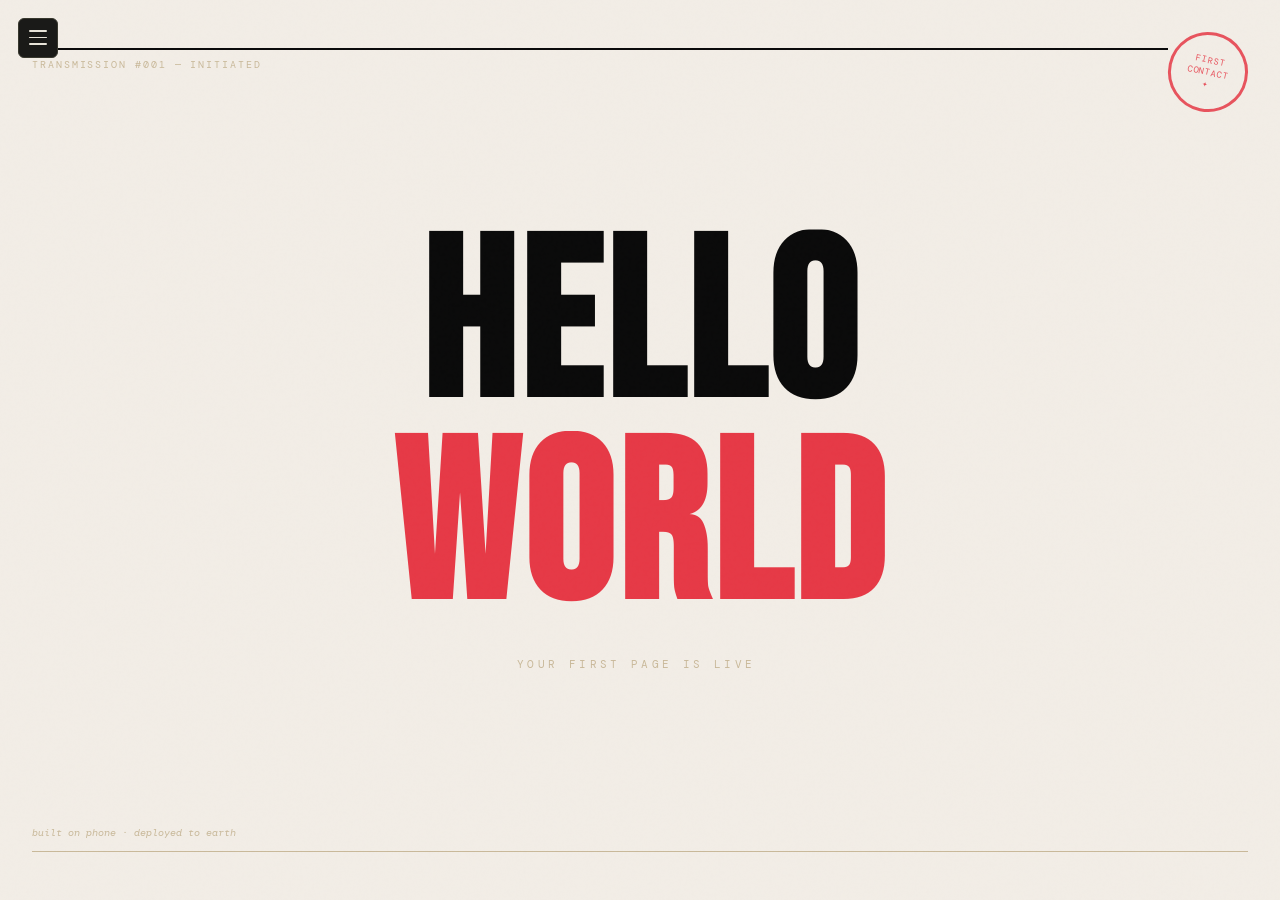
<file: index.html>
<!DOCTYPE html>
<html lang="en">
<head>
<meta charset="UTF-8">
<meta name="viewport" content="width=device-width, initial-scale=1.0">
<title>Hello World</title>
<link href="https://fonts.googleapis.com/css2?family=Bebas+Neue&family=DM+Mono:ital@0;1&display=swap" rel="stylesheet">
<style>
  *, *::before, *::after { margin: 0; padding: 0; box-sizing: border-box; }

  :root {
    --ink: #0a0a0a;
    --paper: #f2ede6;
    --red: #e63946;
    --tan: #c9b99a;
  }

  body {
    background: var(--paper);
    color: var(--ink);
    font-family: 'DM Mono', monospace;
    min-height: 100vh;
    display: flex;
    flex-direction: column;
    align-items: center;
    justify-content: center;
    overflow: hidden;
    position: relative;
  }

  /* Grain overlay */
  body::before {
    content: '';
    position: fixed;
    inset: 0;
    background-image: url("data:image/svg+xml,%3Csvg viewBox='0 0 256 256' xmlns='http://www.w3.org/2000/svg'%3E%3Cfilter id='noise'%3E%3CfeTurbulence type='fractalNoise' baseFrequency='0.9' numOctaves='4' stitchTiles='stitch'/%3E%3C/filter%3E%3Crect width='100%25' height='100%25' filter='url(%23noise)' opacity='0.04'/%3E%3C/svg%3E");
    pointer-events: none;
    z-index: 10;
    opacity: 0.4;
  }

  .stamp {
    position: absolute;
    top: 2rem;
    right: 2rem;
    width: 80px;
    height: 80px;
    border: 3px solid var(--red);
    border-radius: 50%;
    display: flex;
    align-items: center;
    justify-content: center;
    font-size: 0.55rem;
    letter-spacing: 0.12em;
    text-transform: uppercase;
    color: var(--red);
    opacity: 0;
    transform: rotate(15deg) scale(0.6);
    animation: stampIn 0.4s cubic-bezier(0.34, 1.56, 0.64, 1) 1.4s forwards;
    line-height: 1.4;
    text-align: center;
    padding: 0.5rem;
  }

  .line-top {
    position: absolute;
    top: 3rem;
    left: 2rem;
    right: 7rem;
    height: 2px;
    background: var(--ink);
    transform-origin: left;
    transform: scaleX(0);
    animation: drawLine 0.6s ease 0.2s forwards;
  }

  .line-bottom {
    position: absolute;
    bottom: 3rem;
    left: 2rem;
    right: 2rem;
    height: 1px;
    background: var(--tan);
    transform-origin: left;
    transform: scaleX(0);
    animation: drawLine 0.6s ease 0.3s forwards;
  }

  .meta {
    position: absolute;
    top: 3.6rem;
    left: 2rem;
    font-size: 0.6rem;
    letter-spacing: 0.2em;
    text-transform: uppercase;
    color: var(--tan);
    opacity: 0;
    animation: fadeUp 0.5s ease 0.7s forwards;
  }

  .main {
    text-align: center;
    position: relative;
  }

  h1 {
    font-family: 'Bebas Neue', sans-serif;
    font-size: clamp(5rem, 20vw, 14rem);
    line-height: 0.9;
    letter-spacing: 0.02em;
    overflow: hidden;
  }

  .word {
    display: block;
    clip-path: inset(0 0 100% 0);
    animation: revealWord 0.7s cubic-bezier(0.16, 1, 0.3, 1) forwards;
  }

  .word:nth-child(1) { animation-delay: 0.5s; color: var(--ink); }
  .word:nth-child(2) {
    animation-delay: 0.75s;
    color: var(--red);
    -webkit-text-stroke: 0px;
  }

  .sub {
    margin-top: 1.5rem;
    font-size: 0.7rem;
    letter-spacing: 0.3em;
    text-transform: uppercase;
    color: var(--tan);
    opacity: 0;
    animation: fadeUp 0.5s ease 1.2s forwards;
  }

  .cursor {
    display: inline-block;
    width: 0.5em;
    height: 0.9em;
    background: var(--red);
    vertical-align: middle;
    margin-left: 2px;
    animation: blink 1s step-end 1.5s infinite;
    opacity: 0;
  }

  .footnote {
    position: absolute;
    bottom: 3.8rem;
    left: 2rem;
    font-size: 0.6rem;
    font-style: italic;
    color: var(--tan);
    opacity: 0;
    animation: fadeUp 0.5s ease 1.5s forwards;
  }

  @keyframes revealWord {
    to { clip-path: inset(0 0 0% 0); }
  }
  @keyframes drawLine {
    to { transform: scaleX(1); }
  }
  @keyframes fadeUp {
    from { opacity: 0; transform: translateY(6px); }
    to { opacity: 1; transform: translateY(0); }
  }
  @keyframes stampIn {
    to { opacity: 0.85; transform: rotate(12deg) scale(1); }
  }
  @keyframes blink {
    0%, 100% { opacity: 1; }
    50% { opacity: 0; }
  }
</style>
</head>
<body>

  <div class="line-top"></div>
  <span class="meta">transmission #001 — initiated</span>
  <div class="stamp">first<br>contact<br>✦</div>

  <main class="main">
    <h1>
      <span class="word">Hello</span>
      <span class="word">World</span>
    </h1>
    <p class="sub">your first page is live<span class="cursor"></span></p>
  </main>

  <p class="footnote">built on phone · deployed to earth</p>
  <div class="line-bottom"></div>
<script src="/nav.js"></script>
</body>
</html>
</file>
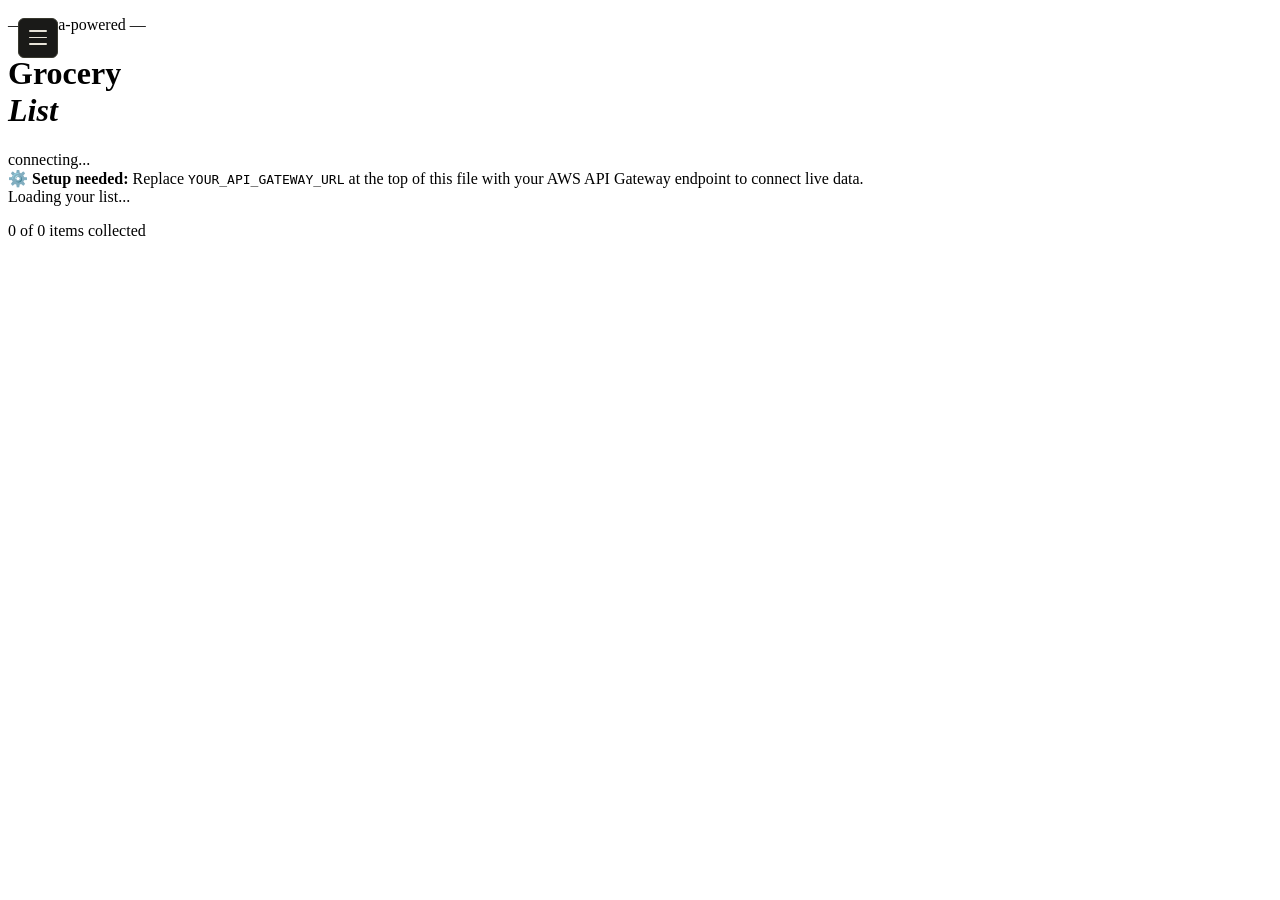
<file: grocery/index.html>
<!DOCTYPE html>
<html lang="en">
<head>
<meta charset="UTF-8">
<meta name="viewport" content="width=device-width, initial-scale=1.0">
<title>Grocery List</title>
<link href="https://fonts.googleapis.com/css2?family=Playfair+Display:ital,wght@0,700;1,400&family=Courier+Prime:ital@0;1&display=swap" rel="stylesheet">
<link href="~/style/grocery.css" rel="stylesheet.css" />

</head>
<body>

<header>
  <p class="eyebrow">— Alexa-powered —</p>
  <h1>Grocery<br><em>List</em></h1>
  <div class="status-bar">
    <div class="dot" id="dot"></div>
    <span id="status-text">connecting...</span>
    <span style="margin-left:auto" id="last-updated"></span>
  </div>
</header>

<div class="divider"></div>

<div class="config-banner" id="config-banner">
  ⚙️ <strong>Setup needed:</strong> Replace <code>YOUR_API_GATEWAY_URL</code> at the top of this file with your AWS API Gateway endpoint to connect live data.
</div>

<div class="list-container" id="list-container">
  <div class="state-msg" id="state-msg">Loading your list...</div>
</div>

<div class="footer">
  <div class="progress-track">
    <div class="progress-fill" id="progress-fill" style="width:0%"></div>
  </div>
  <p class="progress-label"><span id="done-count">0</span> of <span id="total-count">0</span> items collected</p>
</div>
<script src="/nav.js"></script>
</body>
</html>
</file>
